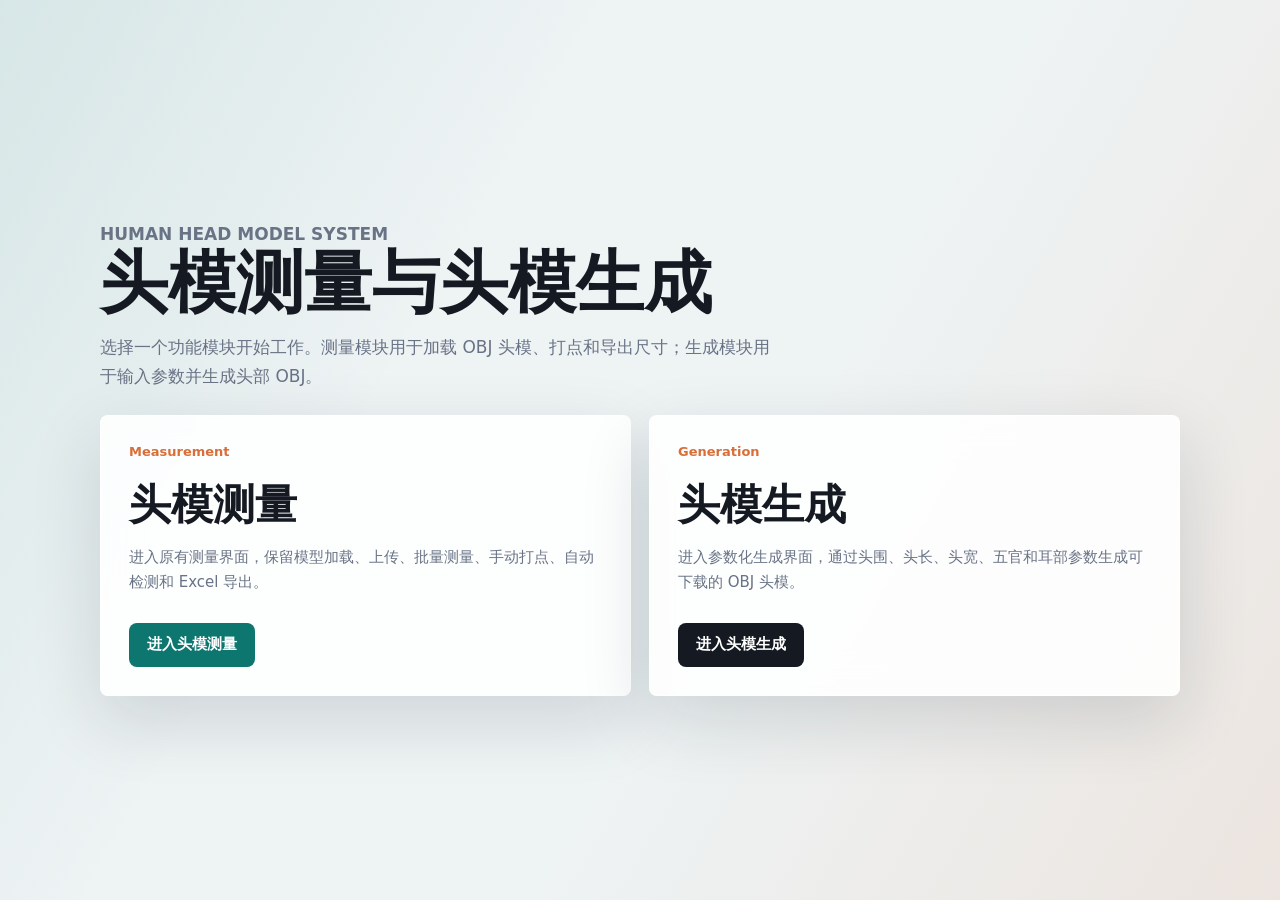
<file: web/index.html>
<!doctype html>
<html lang="zh-CN">
  <head>
    <meta charset="utf-8" />
    <meta name="viewport" content="width=device-width, initial-scale=1" />
    <link rel="stylesheet" href="/web/shared/styles/theme.css" />
    <link rel="stylesheet" href="/web/shared/styles/components.css" />
    <link rel="stylesheet" href="/web/home/home.css" />
    <title>头模系统</title>
    <style>
      :root {
        color-scheme: light;
        font-family: Inter, "Segoe UI", "PingFang SC", "Microsoft YaHei", system-ui, sans-serif;
        --ink: #151922;
        --muted: #697386;
        --line: #dfe5eb;
        --panel: rgba(255, 255, 255, 0.88);
        --accent: #0d766f;
        --accent-strong: #085f59;
        --warm: #d96e38;
        --shadow: 0 24px 70px rgba(17, 31, 44, 0.14);
      }

      * {
        box-sizing: border-box;
      }

      body {
        min-height: 100vh;
        margin: 0;
        color: var(--ink);
        background:
          linear-gradient(120deg, rgba(13, 118, 111, 0.1), transparent 34%),
          linear-gradient(300deg, rgba(217, 110, 56, 0.11), transparent 42%),
          #eef3f4;
      }

      main {
        display: grid;
        min-height: 100vh;
        place-items: center;
        padding: 32px;
      }

      .home {
        width: min(1080px, 100%);
      }

      .intro {
        margin-bottom: 24px;
      }

      .eyebrow {
        margin: 0 0 8px;
        color: var(--accent);
        font-size: 13px;
        font-weight: 760;
        letter-spacing: 0;
        text-transform: uppercase;
      }

      h1 {
        max-width: 760px;
        margin: 0;
        font-size: clamp(34px, 6vw, 68px);
        line-height: 1;
        letter-spacing: 0;
      }

      .intro p {
        max-width: 680px;
        margin: 16px 0 0;
        color: var(--muted);
        font-size: 17px;
        line-height: 1.7;
      }

      .module-grid {
        display: grid;
        grid-template-columns: repeat(2, minmax(0, 1fr));
        gap: 18px;
      }

      .module-card {
        display: grid;
        min-height: 260px;
        padding: 28px;
        color: inherit;
        text-decoration: none;
        background: var(--panel);
        border: 1px solid rgba(255, 255, 255, 0.88);
        border-radius: 8px;
        box-shadow: var(--shadow);
        backdrop-filter: blur(18px);
        transition:
          transform 180ms ease,
          border-color 180ms ease,
          box-shadow 180ms ease;
      }

      .module-card:hover {
        transform: translateY(-3px);
        border-color: rgba(13, 118, 111, 0.38);
        box-shadow: 0 28px 80px rgba(17, 31, 44, 0.18);
      }

      .module-kicker {
        color: var(--warm);
        font-size: 13px;
        font-weight: 780;
      }

      .module-card h2 {
        margin: 18px 0 12px;
        font-size: clamp(26px, 4vw, 42px);
        letter-spacing: 0;
      }

      .module-card p {
        margin: 0;
        color: var(--muted);
        font-size: 15px;
        line-height: 1.65;
      }

      .module-action {
        align-self: end;
        display: inline-flex;
        width: fit-content;
        min-height: 44px;
        align-items: center;
        justify-content: center;
        margin-top: 28px;
        padding: 0 18px;
        color: white;
        background: var(--accent);
        border-radius: 8px;
        font-size: 15px;
        font-weight: 760;
      }

      .module-card:nth-child(2) .module-action {
        background: var(--ink);
      }

      @media (max-width: 760px) {
        main {
          padding: 18px;
        }

        .module-grid {
          grid-template-columns: 1fr;
        }

        .module-card {
          min-height: 220px;
          padding: 22px;
        }
      }
    </style>
  </head>
  <body>
    <main>
      <section class="home" aria-label="头模系统功能入口">
        <div class="intro">
          <p class="eyebrow">Human Head Model System</p>
          <h1>头模测量与头模生成</h1>
          <p>选择一个功能模块开始工作。测量模块用于加载 OBJ 头模、打点和导出尺寸；生成模块用于输入参数并生成头部 OBJ。</p>
        </div>

        <div class="module-grid">
          <a class="module-card" href="/measure">
            <span class="module-kicker">Measurement</span>
            <h2>头模测量</h2>
            <p>进入原有测量界面，保留模型加载、上传、批量测量、手动打点、自动检测和 Excel 导出。</p>
            <span class="module-action">进入头模测量</span>
          </a>

          <a class="module-card" href="/generate">
            <span class="module-kicker">Generation</span>
            <h2>头模生成</h2>
            <p>进入参数化生成界面，通过头围、头长、头宽、五官和耳部参数生成可下载的 OBJ 头模。</p>
            <span class="module-action">进入头模生成</span>
          </a>
        </div>
      </section>
    </main>
    <script src="/web/home/home.js"></script>
  </body>
</html>
</file>
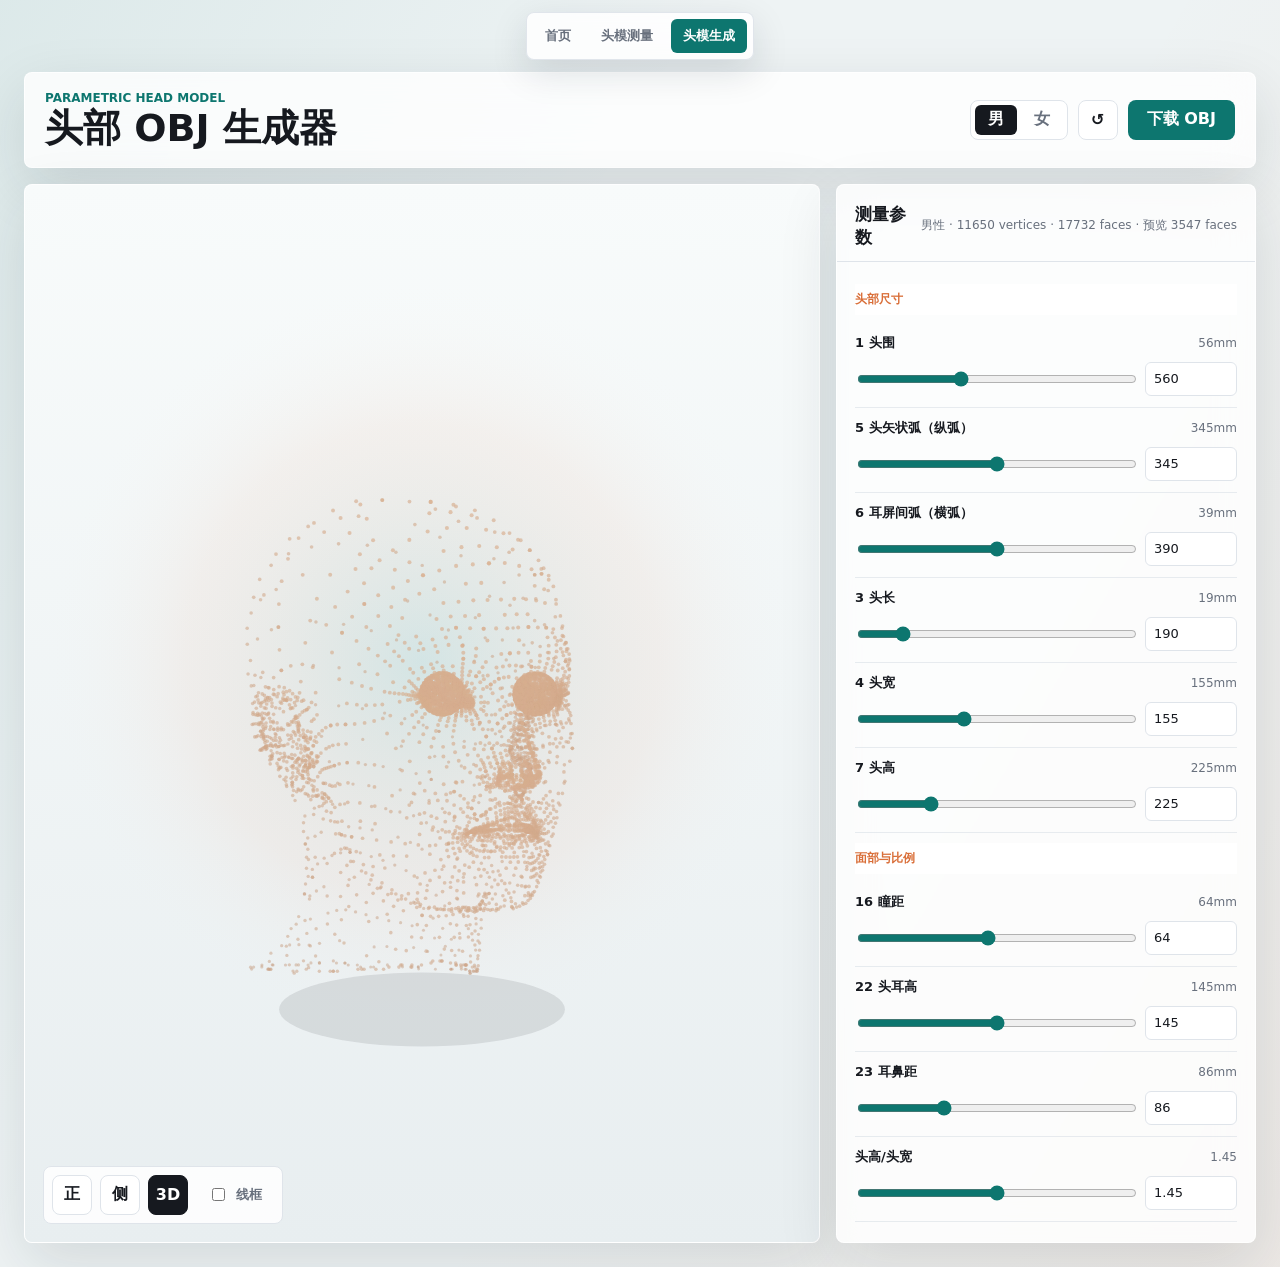
<file: web/generate/index.html>
<!doctype html>
<html lang="zh-CN">
  <head>
    <meta charset="utf-8" />
    <meta http-equiv="refresh" content="0; url=/web/modules/generate/index.html" />
    <title>跳转到头模生成</title>
    <script>window.location.replace("/web/modules/generate/index.html");</script>
  </head>
  <body>
    <a href="/web/modules/generate/index.html">进入头模生成</a>
  </body>
</html>
</file>
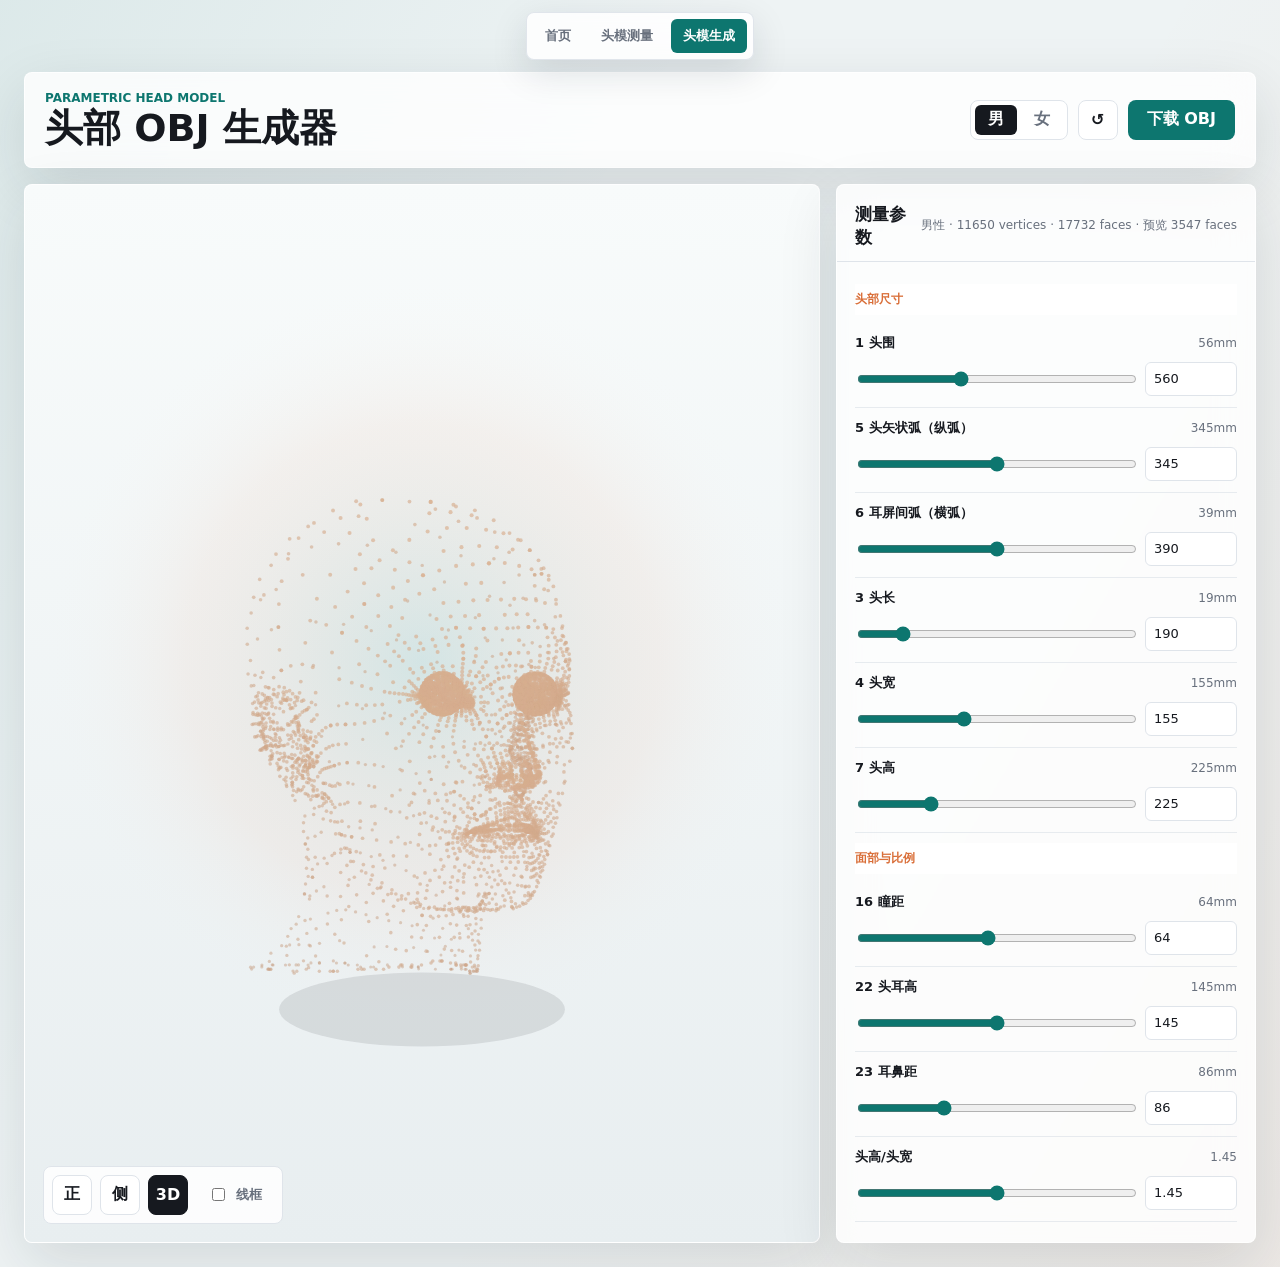
<file: web/modules/generate/index.html>
<!doctype html>
<html lang="zh-CN">
  <head>
    <meta charset="utf-8" />
    <meta name="viewport" content="width=device-width, initial-scale=1" />
    <title>通过生成</title>
    <link rel="stylesheet" href="/web/shared/styles/theme.css" />
    <link rel="stylesheet" href="/web/shared/styles/components.css" />
    <link rel="stylesheet" href="/web/modules/generate/generator.css" />
  </head>
  <body>
    <nav class="site-switcher" aria-label="功能板块">
      <a href="/">首页</a>
      <a href="/measure">头模测量</a>
      <a class="active" href="/generate">头模生成</a>
    </nav>
    <main class="app-shell">
      <section class="workspace" aria-label="头部模型生成器">
        <header class="topbar">
          <div>
            <p class="eyebrow">Parametric Head Model</p>
            <h1>头部 OBJ 生成器</h1>
          </div>
          <div class="actions">
            <div class="gender-switch" role="group" aria-label="选择性别头模">
              <button class="gender-button active" type="button" data-gender="male">男</button>
              <button class="gender-button" type="button" data-gender="female">女</button>
            </div>
            <button id="resetButton" class="ghost-button" type="button" title="重置参数">↺</button>
            <button id="downloadButton" class="primary-button" type="button">下载 OBJ</button>
          </div>
        </header>

        <section class="viewer-panel">
          <canvas id="viewer" width="960" height="720" aria-label="参数化头部三维预览"></canvas>
          <div class="viewer-tools">
            <button class="tool-button" type="button" data-view="front" title="正面">正</button>
            <button class="tool-button" type="button" data-view="side" title="侧面">侧</button>
            <button class="tool-button active" type="button" data-view="three" title="三维">3D</button>
            <label class="toggle">
              <input id="wireToggle" type="checkbox" />
              <span>线框</span>
            </label>
          </div>
        </section>

        <aside class="control-panel" aria-label="头部参数控制">
          <div class="panel-head">
            <h2>测量参数</h2>
            <span id="meshStats">0 vertices</span>
          </div>
          <div id="controls" class="controls"></div>
        </aside>
      </section>

    </main>

    <script type="module" src="/web/shared/components/site-navigation.js"></script>
    <script src="/web/modules/generate/generator.js?v=arap-laplacian-20260623-1"></script>
  </body>
</html>
</file>
<file: web/shared/styles/theme.css>
:root {
  color-scheme: light;
  font-family:
    Inter, "Segoe UI", "PingFang SC", "Microsoft YaHei", system-ui, sans-serif;
  --ink: #151922;
  --muted: #697386;
  --line: #dfe5eb;
  --panel: rgba(255, 255, 255, 0.88);
  --soft: #f4f7f8;
  --accent: #0d766f;
  --accent-strong: #085f59;
  --warm: #d96e38;
  --shadow: 0 24px 70px rgba(17, 31, 44, 0.14);
}

* {
  box-sizing: border-box;
}

body {
  margin: 0;
  color: var(--ink);
  background:
    linear-gradient(120deg, rgba(13, 118, 111, 0.1), transparent 34%),
    linear-gradient(300deg, rgba(217, 110, 56, 0.11), transparent 42%),
    #eef3f4;
}

button,
input,
select,
textarea {
  font: inherit;
}
</file>
<file: web/shared/styles/components.css>
.site-switcher {
  position: fixed;
  top: 12px;
  left: 50%;
  z-index: 500;
  display: flex;
  gap: 6px;
  padding: 6px;
  transform: translateX(-50%);
  background: rgba(255, 255, 255, 0.86);
  border: 1px solid rgba(223, 228, 234, 0.95);
  border-radius: 8px;
  box-shadow: 0 12px 36px rgba(17, 31, 44, 0.13);
  backdrop-filter: blur(16px);
}

.site-switcher a {
  padding: 8px 12px;
  color: var(--muted);
  border-radius: 6px;
  font-size: 13px;
  font-weight: 760;
  text-decoration: none;
  white-space: nowrap;
}

.site-switcher a.active {
  color: #fff;
  background: var(--accent);
}

.module-grid {
  display: grid;
  grid-template-columns: repeat(2, minmax(0, 1fr));
  gap: 18px;
}

.module-card {
  display: grid;
  min-height: 260px;
  padding: 28px;
  color: inherit;
  text-decoration: none;
  background: var(--panel);
  border: 1px solid rgba(255, 255, 255, 0.88);
  border-radius: 8px;
  box-shadow: var(--shadow);
  backdrop-filter: blur(18px);
  transition:
    transform 180ms ease,
    border-color 180ms ease,
    box-shadow 180ms ease;
}

.module-card:hover {
  transform: translateY(-3px);
  border-color: rgba(13, 118, 111, 0.38);
  box-shadow: 0 28px 80px rgba(17, 31, 44, 0.18);
}

.module-kicker {
  color: var(--warm);
  font-size: 13px;
  font-weight: 780;
}

.module-card h2 {
  margin: 18px 0 12px;
  font-size: clamp(26px, 4vw, 42px);
  letter-spacing: 0;
}

.module-card p {
  margin: 0;
  color: var(--muted);
  font-size: 15px;
  line-height: 1.65;
}

.module-action {
  align-self: end;
  display: inline-flex;
  width: fit-content;
  min-height: 44px;
  align-items: center;
  justify-content: center;
  margin-top: 28px;
  padding: 0 18px;
  color: white;
  background: var(--accent);
  border-radius: 8px;
  font-size: 15px;
  font-weight: 760;
}

.module-card:nth-child(2) .module-action {
  background: var(--ink);
}

@media (max-width: 760px) {
  .module-grid {
    grid-template-columns: 1fr;
  }

  .module-card {
    min-height: 220px;
    padding: 22px;
  }
}
</file>
<file: web/home/home.css>
main {
  display: grid;
  min-height: 100vh;
  place-items: center;
  padding: 32px;
}

.home {
  width: min(1080px, 100%);
}

.intro {
  margin-bottom: 24px;
}

.eyebrow {
  margin: 0 0 8px;
  color: var(--accent);
  font-size: 13px;
  font-weight: 760;
  letter-spacing: 0;
  text-transform: uppercase;
}

h1 {
  max-width: 760px;
  margin: 0;
  font-size: clamp(34px, 6vw, 68px);
  line-height: 1;
  letter-spacing: 0;
}

.intro p {
  max-width: 680px;
  margin: 16px 0 0;
  color: var(--muted);
  font-size: 17px;
  line-height: 1.7;
}

@media (max-width: 760px) {
  main {
    padding: 18px;
  }
}
</file>
<file: web/modules/generate/generator.css>
:root {
  color-scheme: light;
  font-family:
    Inter, "Segoe UI", "PingFang SC", "Microsoft YaHei", system-ui, sans-serif;
  --ink: #16191f;
  --muted: #68707d;
  --line: #dfe4ea;
  --panel: #ffffff;
  --soft: #f4f7f8;
  --accent: #0d766f;
  --accent-strong: #085f59;
  --warm: #d96e38;
  --shadow: 0 20px 60px rgba(17, 31, 44, 0.12);
}

* {
  box-sizing: border-box;
}

body {
  margin: 0;
  min-height: 100vh;
  overflow: auto;
  background:
    linear-gradient(120deg, rgba(13, 118, 111, 0.08), transparent 36%),
    linear-gradient(300deg, rgba(217, 110, 56, 0.08), transparent 42%),
    #eef3f4;
  color: var(--ink);
}

.site-switcher {
  position: fixed;
  top: 12px;
  left: 50%;
  z-index: 50;
  display: flex;
  gap: 6px;
  padding: 6px;
  transform: translateX(-50%);
  background: rgba(255, 255, 255, 0.86);
  border: 1px solid rgba(223, 228, 234, 0.95);
  border-radius: 8px;
  box-shadow: 0 12px 36px rgba(17, 31, 44, 0.13);
  backdrop-filter: blur(16px);
}

.site-switcher a {
  padding: 8px 12px;
  color: var(--muted);
  border-radius: 6px;
  font-size: 13px;
  font-weight: 760;
  text-decoration: none;
  white-space: nowrap;
}

.site-switcher a.active {
  color: #fff;
  background: var(--accent);
}

button,
input {
  font: inherit;
}

.app-shell {
  min-height: 100vh;
  padding: 72px 24px 24px;
}

.workspace {
  display: grid;
  grid-template-columns: minmax(420px, 1fr) minmax(340px, 420px);
  grid-template-rows: auto minmax(0, 1fr);
  gap: 16px;
  max-width: 1440px;
  min-height: calc(100vh - 48px);
  margin: 0 auto;
}

.topbar {
  grid-column: 1 / -1;
  display: flex;
  align-items: center;
  justify-content: space-between;
  gap: 18px;
  padding: 18px 20px;
  background: rgba(255, 255, 255, 0.8);
  border: 1px solid rgba(255, 255, 255, 0.78);
  border-radius: 8px;
  box-shadow: var(--shadow);
  backdrop-filter: blur(18px);
}

.eyebrow {
  margin: 0 0 4px;
  color: var(--accent);
  font-size: 12px;
  font-weight: 760;
  letter-spacing: 0;
  text-transform: uppercase;
}

h1,
h2 {
  margin: 0;
  letter-spacing: 0;
}

h1 {
  font-size: clamp(24px, 3vw, 38px);
  line-height: 1.05;
}

h2 {
  font-size: 17px;
}

.actions {
  display: flex;
  align-items: center;
  gap: 10px;
}

.gender-switch {
  display: flex;
  align-items: center;
  gap: 4px;
  height: 40px;
  padding: 4px;
  background: #ffffff;
  border: 1px solid var(--line);
  border-radius: 8px;
}

.gender-button {
  min-width: 42px;
  height: 30px;
  padding: 0 12px;
  border: 0;
  border-radius: 6px;
  background: transparent;
  color: var(--muted);
  cursor: pointer;
  font-weight: 760;
}

.gender-button.active {
  background: var(--ink);
  color: white;
}

.primary-button,
.ghost-button,
.tool-button {
  height: 40px;
  border: 1px solid transparent;
  border-radius: 8px;
  cursor: pointer;
  transition:
    transform 160ms ease,
    background 160ms ease,
    border-color 160ms ease;
}

.primary-button {
  padding: 0 18px;
  background: var(--accent);
  color: white;
  font-weight: 760;
}

.ghost-button,
.tool-button {
  width: 40px;
  background: #ffffff;
  color: var(--ink);
  border-color: var(--line);
  font-weight: 760;
}

.primary-button:hover,
.ghost-button:hover,
.tool-button:hover {
  transform: translateY(-1px);
}

.primary-button:hover {
  background: var(--accent-strong);
}

.tool-button.active {
  background: var(--ink);
  color: white;
  border-color: var(--ink);
}

.viewer-panel,
.control-panel {
  min-height: 0;
  background: rgba(255, 255, 255, 0.82);
  border: 1px solid rgba(255, 255, 255, 0.78);
  border-radius: 8px;
  box-shadow: var(--shadow);
  backdrop-filter: blur(18px);
}

.viewer-panel {
  position: relative;
  overflow: hidden;
}

#viewer {
  display: block;
  width: 100%;
  height: 100%;
  min-height: 0;
  background:
    linear-gradient(180deg, rgba(255, 255, 255, 0.86), rgba(244, 247, 248, 0.92)),
    repeating-linear-gradient(0deg, transparent 0 39px, rgba(22, 25, 31, 0.035) 40px),
    repeating-linear-gradient(90deg, transparent 0 39px, rgba(22, 25, 31, 0.035) 40px);
}

.viewer-tools {
  position: absolute;
  left: 18px;
  bottom: 18px;
  display: flex;
  align-items: center;
  gap: 8px;
  padding: 8px;
  background: rgba(255, 255, 255, 0.86);
  border: 1px solid var(--line);
  border-radius: 8px;
}

.toggle {
  display: flex;
  align-items: center;
  gap: 8px;
  height: 40px;
  padding: 0 12px;
  color: var(--muted);
  font-size: 13px;
  font-weight: 680;
}

.toggle input {
  accent-color: var(--accent);
}

.control-panel {
  display: flex;
  flex-direction: column;
  overflow: hidden;
}

.panel-head {
  display: flex;
  align-items: center;
  justify-content: space-between;
  gap: 12px;
  padding: 18px 18px 12px;
  border-bottom: 1px solid var(--line);
}

#meshStats {
  color: var(--muted);
  font-size: 12px;
  white-space: nowrap;
}

.controls {
  overflow: auto;
  padding: 12px 18px 20px;
}

.group-title {
  position: sticky;
  top: 0;
  z-index: 1;
  margin: 10px 0 8px;
  padding: 7px 0;
  background: rgba(255, 255, 255, 0.94);
  color: var(--warm);
  font-size: 12px;
  font-weight: 780;
}

.control-row {
  display: grid;
  grid-template-columns: minmax(130px, 1fr) 62px;
  gap: 10px;
  align-items: center;
  padding: 11px 0;
  border-bottom: 1px solid rgba(223, 228, 234, 0.75);
}

.control-label {
  min-width: 0;
  font-size: 13px;
  font-weight: 680;
}

.control-value {
  justify-self: end;
  color: var(--muted);
  font-size: 12px;
  font-variant-numeric: tabular-nums;
}

.control-inputs {
  grid-column: 1 / -1;
  display: grid;
  grid-template-columns: minmax(0, 1fr) 92px;
  gap: 10px;
  align-items: center;
}

.control-row input[type="range"] {
  width: 100%;
  accent-color: var(--accent);
}

.control-row input[type="number"] {
  width: 92px;
  height: 34px;
  padding: 0 8px;
  color: var(--ink);
  background: #ffffff;
  border: 1px solid var(--line);
  border-radius: 6px;
  font-size: 13px;
  font-variant-numeric: tabular-nums;
}

.control-row input[type="number"]:focus {
  border-color: var(--accent);
  outline: 2px solid rgba(13, 118, 111, 0.14);
  outline-offset: 0;
}

.derived-panel {
  margin-top: 14px;
  border-top: 1px solid var(--line);
}

.derived-panel summary {
  cursor: pointer;
  padding: 14px 0 10px;
  color: var(--warm);
  font-size: 12px;
  font-weight: 780;
}

.derived-list {
  padding-bottom: 8px;
}

.derived-row {
  display: grid;
  grid-template-columns: minmax(130px, 1fr) 72px;
  gap: 10px;
  align-items: center;
  padding: 9px 0;
  border-bottom: 1px solid rgba(223, 228, 234, 0.55);
}

@media (max-width: 920px) {
  .app-shell {
    height: auto;
    min-height: 100vh;
    padding: 12px;
  }

  .workspace {
    grid-template-columns: 1fr;
    height: auto;
    min-height: auto;
  }

  .topbar {
    align-items: flex-start;
    flex-direction: column;
  }

  .actions {
    width: 100%;
    flex-wrap: wrap;
  }

  .primary-button {
    flex: 1;
  }

  #viewer {
    min-height: 420px;
    height: 52vh;
  }

  .control-panel {
    max-height: 720px;
  }

}
</file>
